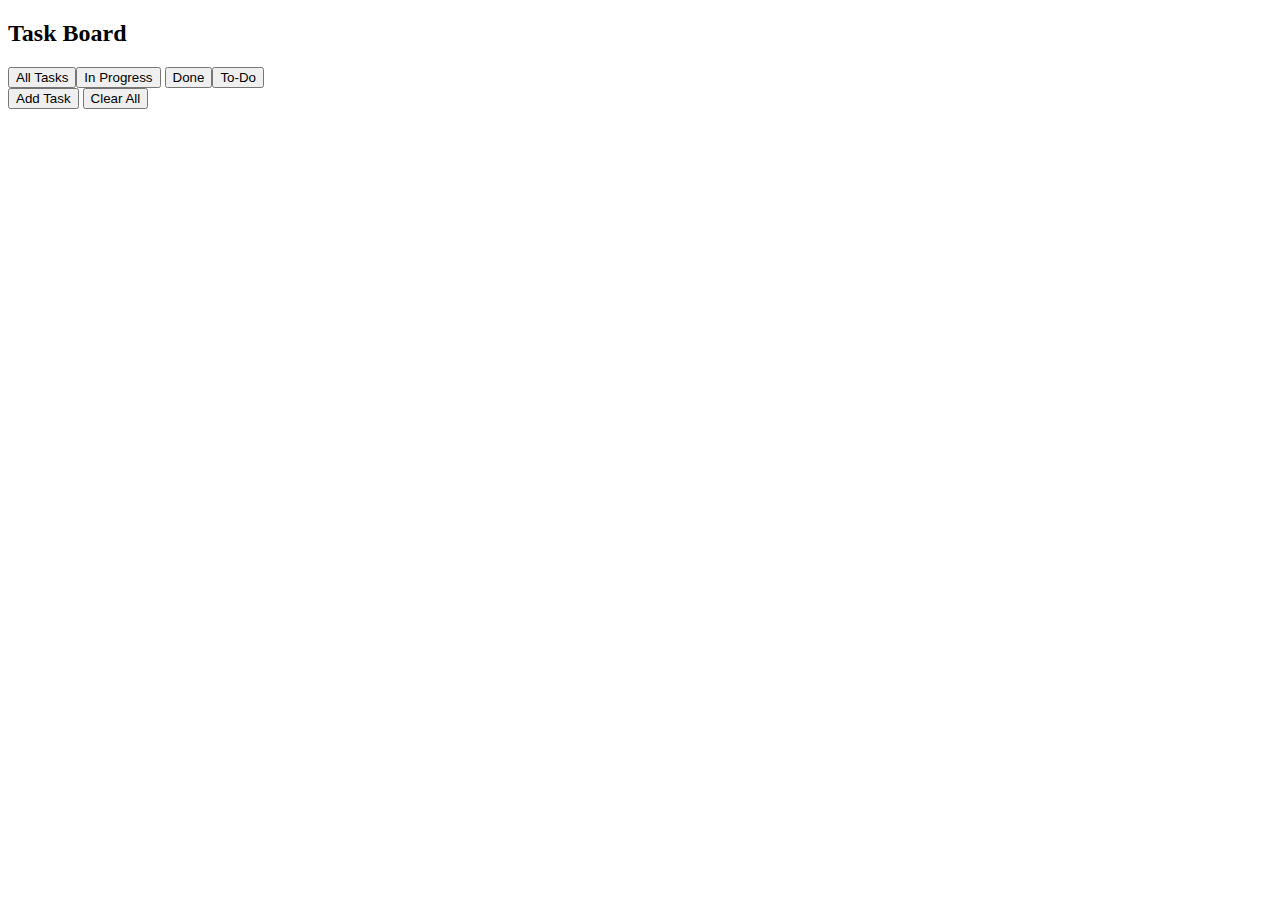
<file: Kanban/Final/index.html>
<!DOCTYPE html>
<html lang="en">
  <head>
    <meta charset="UTF-8" />
    <meta name="viewport" content="width=device-width, initial-scale=1.0" />
    <title>Document</title>
    <link rel="stylesheet" href="styles.css" />
  </head>
  <body>
    <div id="bgover">
      <nav>
        <div id="header">
          <h2>Task Board</h2>
        </div>
      </nav>
      <main>
        <div id="Task-Menu">
          <div id="filter">
            <button>All Tasks</button><button>In Progress</button>
            <button id="done">Done</button><button>To-Do</button>
          </div>
          <div id="functionality">
            <button id="adding">Add Task</button>
            <button>Clear All</button>
          </div>
        </div>
      </main>
      <div id="itemsdisplay"></div>
    </div>
    <div id="modal">
      <div id="card">
        <form action="">
          <div id="nameholder">
            <input id="name" type="text" placeholder="Enter Your Name" />
          </div>
          <input id="submit" type="submit" value="submit" />
        </form>
      </div>
    </div>
    <script src="script.js"></script>
  </body>
</html>
</file>
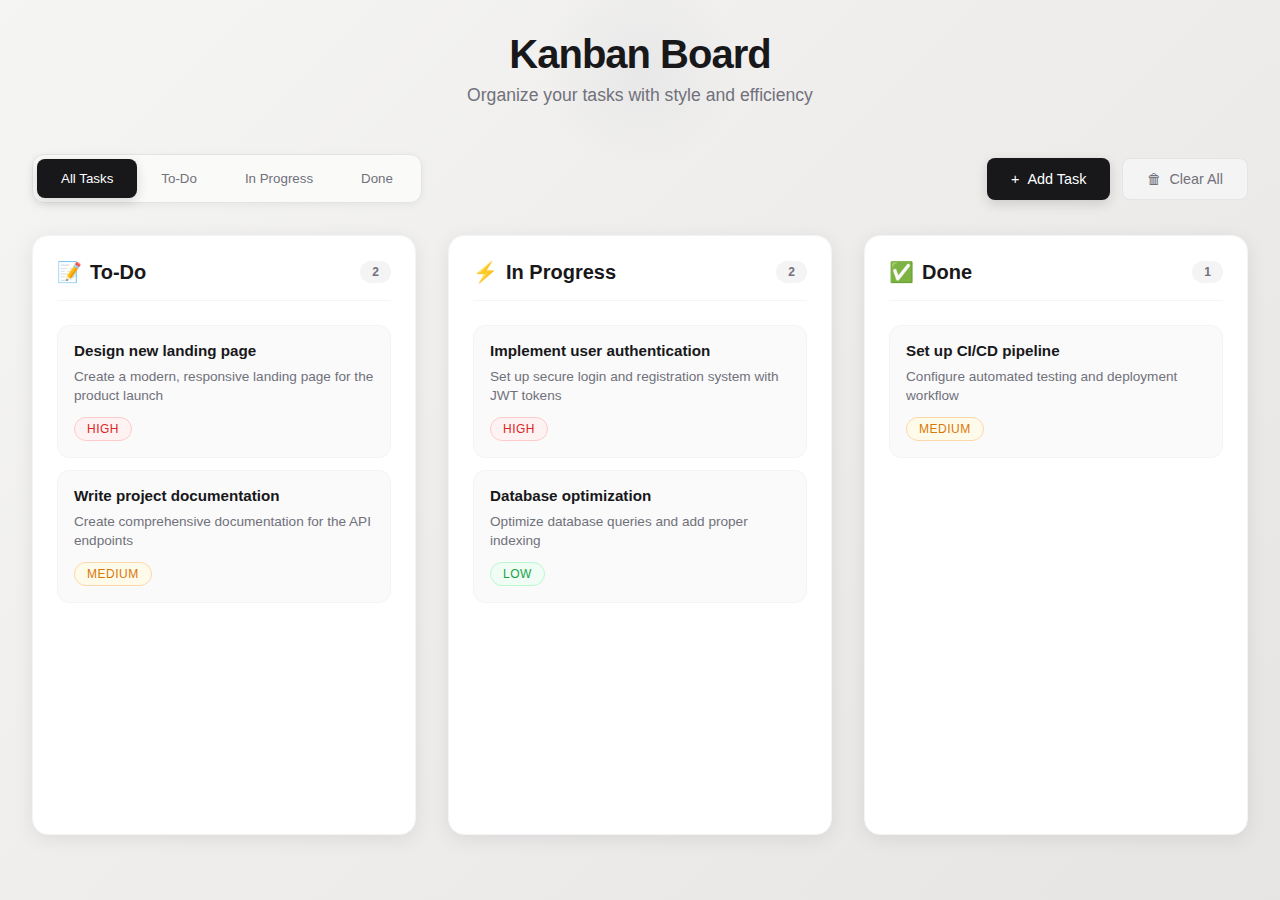
<file: Kanban/starter/index.html>
<!DOCTYPE html>
<html lang="en">
  <head>
    <meta charset="UTF-8" />
    <meta name="viewport" content="width=device-width, initial-scale=1.0" />
    <title>Kanban Task Board</title>
    <link rel="stylesheet" href="styles.css">
    
  </head>
  <body>
    <div class="container">
      <div class="header">
        <h1>Kanban Board</h1>
        <p class="subtitle">Organize your tasks with style and efficiency</p>
      </div>

      <div class="controls">
        <div class="tabs">
          <button class="tab active" data-filter="all">All Tasks</button>
          <button class="tab" data-filter="To-Do">To-Do</button>
          <button class="tab" data-filter="In Progress">In Progress</button>
          <button class="tab" data-filter="Done">Done</button>
        </div>
        <div class="action-buttons">
          <button class="btn add-btn" onclick="openModal()">
            <span>+</span> Add Task
          </button>
          <button class="btn clear-btn" onclick="clearAllTasks()">
            <span>🗑</span> Clear All
          </button>
        </div>
      </div>

      <div class="board">
        <div class="column" data-status="To-Do">
          <div class="column-header">
            <h2><span>📝</span> To-Do</h2>
            <span class="task-count" id="todo-count">0</span>
          </div>
          <div
            class="task-list"
            id="todo-list"
            ondragover="allowDrop(event)"
            ondrop="drop(event)"
          ></div>
        </div>

        <div class="column" data-status="In Progress">
          <div class="column-header">
            <h2><span>⚡</span> In Progress</h2>
            <span class="task-count" id="inprogress-count">0</span>
          </div>
          <div
            class="task-list"
            id="inprogress-list"
            ondragover="allowDrop(event)"
            ondrop="drop(event)"
          ></div>
        </div>

        <div class="column" data-status="Done">
          <div class="column-header">
            <h2><span>✅</span> Done</h2>
            <span class="task-count" id="done-count">0</span>
          </div>
          <div
            class="task-list"
            id="done-list"
            ondragover="allowDrop(event)"
            ondrop="drop(event)"
          ></div>
        </div>
      </div>
    </div>

    <div class="modal" id="task-modal">
      <div class="modal-content">
        <div class="modal-header">
          <h2 id="modal-title">Add New Task</h2>
          <button class="close" onclick="closeModal()">×</button>
        </div>

        <div class="form-group">
          <label for="task-title">Task Title*</label>
          <input
            type="text"
            id="task-title"
            placeholder="Enter a descriptive title for your task"
            required
          />
        </div>

        <div class="form-group">
          <label for="task-desc">Description</label>
          <textarea
            id="task-desc"
            placeholder="Optional detailed description of the task"
          ></textarea>
        </div>

        <div class="form-group">
          <label for="task-status">Status</label>
          <select id="task-status">
            <option value="To-Do">To-Do</option>
            <option value="In Progress">In Progress</option>
            <option value="Done">Done</option>
          </select>
        </div>

        <div class="form-group">
          <label for="task-priority">Priority</label>
          <select id="task-priority">
            <option value="Low">Low</option>
            <option value="Medium">Medium</option>
            <option value="High">High</option>
          </select>
        </div>

        <div class="modal-buttons">
          <button class="btn cancel-btn" onclick="closeModal()">Cancel</button>
          <button class="btn save-btn" onclick="saveTask()">Save Task</button>
        </div>
      </div>
    </div>
    <script src="script.js"></script>
  </body>
</html>
</file>
<file: Kanban/Final/styles.css>
#card {
  width: 50vw;
  height: 50vh;
  /* display: none; */
}
#modal {
  display: none;
  position: fixed;

  width: 100%;
  height: 100%;

  justify-content: center;
  align-items: center;
}
.blur {
  filter: blur(1.5px);
  pointer-events: none;
  transition: 1s;
}
</file>
<file: Kanban/starter/styles.css>
* {
        margin: 0;
        padding: 0;
        box-sizing: border-box;
      }

      body {
        font-family: -apple-system, BlinkMacSystemFont, "Segoe UI", Roboto,
          Oxygen, Ubuntu, Cantarell, sans-serif;
        background: linear-gradient(135deg, #f5f5f4 0%, #e7e5e4 100%);
        min-height: 100vh;
        padding: 2rem;
        color: #27272a;
        overflow-x: auto;
      }

      .container {
        max-width: 1400px;
        margin: 0 auto;
        animation: fadeInUp 0.8s ease-out;
      }

      @keyframes fadeInUp {
        from {
          opacity: 0;
          transform: translateY(30px);
        }
        to {
          opacity: 1;
          transform: translateY(0);
        }
      }

      .header {
        text-align: center;
        margin-bottom: 3rem;
        position: relative;
      }

      .header::before {
        content: "";
        position: absolute;
        top: 50%;
        left: 50%;
        transform: translate(-50%, -50%);
        width: 200px;
        height: 200px;
        background: radial-gradient(
          circle,
          rgba(161, 161, 170, 0.1) 0%,
          transparent 70%
        );
        border-radius: 50%;
        z-index: -1;
        animation: pulse 4s ease-in-out infinite;
      }

      @keyframes pulse {
        0%,
        100% {
          transform: translate(-50%, -50%) scale(1);
          opacity: 0.3;
        }
        50% {
          transform: translate(-50%, -50%) scale(1.1);
          opacity: 0.1;
        }
      }

      h1 {
        font-size: 2.5rem;
        font-weight: 700;
        color: #18181b;
        margin-bottom: 0.5rem;
        letter-spacing: -0.025em;
      }

      .subtitle {
        color: #71717a;
        font-size: 1.1rem;
        font-weight: 400;
      }

      .controls {
        display: flex;
        justify-content: space-between;
        align-items: center;
        margin-bottom: 2rem;
        flex-wrap: wrap;
        gap: 1rem;
      }

      .tabs {
        display: flex;
        background: #fafaf9;
        border-radius: 12px;
        padding: 4px;
        box-shadow: 0 2px 8px rgba(0, 0, 0, 0.05);
        border: 1px solid #e4e4e7;
      }

      .tab {
        padding: 0.75rem 1.5rem;
        border: none;
        background: transparent;
        border-radius: 8px;
        cursor: pointer;
        font-weight: 500;
        color: #71717a;
        transition: all 0.3s cubic-bezier(0.4, 0, 0.2, 1);
        position: relative;
        overflow: hidden;
      }

      .tab::before {
        content: "";
        position: absolute;
        top: 0;
        left: -100%;
        width: 100%;
        height: 100%;
        background: linear-gradient(
          90deg,
          transparent,
          rgba(255, 255, 255, 0.8),
          transparent
        );
        transition: left 0.5s;
      }

      .tab:hover::before {
        left: 100%;
      }

      .tab.active {
        background: #18181b;
        color: white;
        box-shadow: 0 4px 12px rgba(24, 24, 27, 0.15);
      }

      .tab:hover:not(.active) {
        background: #f4f4f5;
        color: #18181b;
      }

      .action-buttons {
        display: flex;
        gap: 0.75rem;
      }

      .btn {
        padding: 0.75rem 1.5rem;
        border: none;
        border-radius: 8px;
        cursor: pointer;
        font-weight: 500;
        font-size: 0.9rem;
        transition: all 0.3s cubic-bezier(0.4, 0, 0.2, 1);
        display: flex;
        align-items: center;
        gap: 0.5rem;
        position: relative;
        overflow: hidden;
      }

      .btn::before {
        content: "";
        position: absolute;
        top: 50%;
        left: 50%;
        width: 0;
        height: 0;
        background: rgba(255, 255, 255, 0.2);
        border-radius: 50%;
        transform: translate(-50%, -50%);
        transition: width 0.3s, height 0.3s;
      }

      .btn:active::before {
        width: 300px;
        height: 300px;
      }

      .add-btn {
        background: #18181b;
        color: white;
        box-shadow: 0 4px 12px rgba(24, 24, 27, 0.15);
      }

      .add-btn:hover {
        background: #09090b;
        transform: translateY(-2px);
        box-shadow: 0 8px 20px rgba(24, 24, 27, 0.2);
      }

      .clear-btn {
        background: #f4f4f5;
        color: #71717a;
        border: 1px solid #e4e4e7;
      }

      .clear-btn:hover {
        background: #ef4444;
        color: white;
        transform: translateY(-2px);
        box-shadow: 0 8px 20px rgba(239, 68, 68, 0.2);
      }

      .board {
        display: grid;
        grid-template-columns: repeat(auto-fit, minmax(350px, 1fr));
        gap: 2rem;
        min-height: 600px;
      }

      .column {
        background: white;
        border-radius: 16px;
        padding: 1.5rem;
        box-shadow: 0 4px 20px rgba(0, 0, 0, 0.08);
        border: 1px solid #f4f4f5;
        transition: all 0.3s cubic-bezier(0.4, 0, 0.2, 1);
        position: relative;
        overflow: hidden;
      }

      .column::before {
        content: "";
        position: absolute;
        top: 0;
        left: 0;
        right: 0;
        height: 4px;
        background: linear-gradient(90deg, #a1a1aa, #71717a);
        opacity: 0;
        transition: opacity 0.3s;
      }

      .column:hover {
        transform: translateY(-4px);
        box-shadow: 0 12px 40px rgba(0, 0, 0, 0.12);
      }

      .column:hover::before {
        opacity: 1;
      }

      .column[data-status="To-Do"]::before {
        background: linear-gradient(90deg, #f59e0b, #d97706);
      }

      .column[data-status="In Progress"]::before {
        background: linear-gradient(90deg, #3b82f6, #1d4ed8);
      }

      .column[data-status="Done"]::before {
        background: linear-gradient(90deg, #10b981, #059669);
      }

      .column-header {
        display: flex;
        justify-content: space-between;
        align-items: center;
        margin-bottom: 1.5rem;
        padding-bottom: 1rem;
        border-bottom: 1px solid #f4f4f5;
      }

      .column-header h2 {
        font-size: 1.25rem;
        font-weight: 600;
        color: #18181b;
        display: flex;
        align-items: center;
        gap: 0.5rem;
      }

      .task-count {
        background: #f4f4f5;
        color: #71717a;
        border-radius: 20px;
        padding: 0.25rem 0.75rem;
        font-size: 0.75rem;
        font-weight: 600;
        min-width: 24px;
        text-align: center;
        transition: all 0.3s;
      }

      .task-list {
        min-height: 200px;
        transition: all 0.3s;
      }

      .task-list.drag-over {
        background: rgba(161, 161, 170, 0.05);
        border-radius: 12px;
        outline: 2px dashed #a1a1aa;
      }

      .task {
        background: #fafafa;
        border: 1px solid #f4f4f5;
        border-radius: 12px;
        padding: 1rem;
        margin-bottom: 0.75rem;
        cursor: grab;
        transition: all 0.3s cubic-bezier(0.4, 0, 0.2, 1);
        position: relative;
        overflow: hidden;
        animation: slideIn 0.5s ease-out;
      }

      @keyframes slideIn {
        from {
          opacity: 0;
          transform: translateX(-20px);
        }
        to {
          opacity: 1;
          transform: translateX(0);
        }
      }

      .task:hover {
        transform: translateY(-3px);
        box-shadow: 0 8px 25px rgba(0, 0, 0, 0.1);
        border-color: #e4e4e7;
      }

      .task:active {
        cursor: grabbing;
        transform: rotate(5deg) scale(1.02);
      }

      .task.dragging {
        opacity: 0.5;
        transform: rotate(10deg) scale(1.05);
        box-shadow: 0 15px 35px rgba(0, 0, 0, 0.2);
        z-index: 1000;
      }

      .task-title {
        font-weight: 600;
        color: #18181b;
        margin-bottom: 0.5rem;
        font-size: 0.95rem;
      }

      .task-desc {
        color: #71717a;
        font-size: 0.85rem;
        line-height: 1.4;
        margin-bottom: 0.75rem;
      }

      .task-meta {
        display: flex;
        justify-content: space-between;
        align-items: center;
        font-size: 0.75rem;
      }

      .priority {
        padding: 0.25rem 0.75rem;
        border-radius: 20px;
        font-weight: 500;
        text-transform: uppercase;
        letter-spacing: 0.5px;
      }

      .priority.high {
        background: #fef2f2;
        color: #dc2626;
        border: 1px solid #fecaca;
      }

      .priority.medium {
        background: #fffbeb;
        color: #d97706;
        border: 1px solid #fed7aa;
      }

      .priority.low {
        background: #f0fdf4;
        color: #16a34a;
        border: 1px solid #bbf7d0;
      }

      .task-actions {
        display: flex;
        gap: 0.5rem;
        opacity: 0;
        transition: opacity 0.3s;
      }

      .task:hover .task-actions {
        opacity: 1;
      }

      .task-action {
        width: 24px;
        height: 24px;
        border: none;
        border-radius: 6px;
        cursor: pointer;
        display: flex;
        align-items: center;
        justify-content: center;
        font-size: 0.75rem;
        transition: all 0.2s;
      }

      .edit-task {
        background: #f0f9ff;
        color: #0369a1;
      }

      .delete-task {
        background: #fef2f2;
        color: #dc2626;
      }

      .task-action:hover {
        transform: scale(1.1);
      }

      .modal {
        display: none;
        position: fixed;
        top: 0;
        left: 0;
        width: 100%;
        height: 100%;
        background: rgba(0, 0, 0, 0.5);
        backdrop-filter: blur(8px);
        z-index: 10000;
        opacity: 0;
        transition: opacity 0.3s ease;
      }

      .modal.show {
        opacity: 1;
      }

      .modal-content {
        position: absolute;
        top: 50%;
        left: 50%;
        transform: translate(-50%, -50%) scale(0.8);
        background: white;
        padding: 2rem;
        border-radius: 20px;
        width: 90%;
        max-width: 500px;
        box-shadow: 0 25px 50px rgba(0, 0, 0, 0.2);
        transition: transform 0.3s cubic-bezier(0.4, 0, 0.2, 1);
      }

      .modal.show .modal-content {
        transform: translate(-50%, -50%) scale(1);
      }

      .modal-header {
        display: flex;
        justify-content: space-between;
        align-items: center;
        margin-bottom: 2rem;
        padding-bottom: 1rem;
        border-bottom: 1px solid #f4f4f5;
      }

      .modal-header h2 {
        font-size: 1.5rem;
        font-weight: 600;
        color: #18181b;
      }

      .close {
        width: 32px;
        height: 32px;
        border: none;
        background: #f4f4f5;
        border-radius: 8px;
        cursor: pointer;
        display: flex;
        align-items: center;
        justify-content: center;
        color: #71717a;
        font-size: 1.2rem;
        transition: all 0.2s;
      }

      .close:hover {
        background: #ef4444;
        color: white;
        transform: scale(1.1);
      }

      .form-group {
        margin-bottom: 1.5rem;
      }

      .form-group label {
        display: block;
        margin-bottom: 0.5rem;
        font-weight: 500;
        color: #374151;
      }

      .form-group input,
      .form-group select,
      .form-group textarea {
        width: 100%;
        padding: 0.75rem 1rem;
        border: 2px solid #f4f4f5;
        border-radius: 8px;
        font-size: 0.9rem;
        transition: all 0.3s;
        background: #fafafa;
      }

      .form-group input:focus,
      .form-group select:focus,
      .form-group textarea:focus {
        outline: none;
        border-color: #18181b;
        background: white;
        box-shadow: 0 0 0 3px rgba(24, 24, 27, 0.1);
      }

      .form-group textarea {
        resize: vertical;
        min-height: 80px;
      }

      .modal-buttons {
        display: flex;
        justify-content: flex-end;
        gap: 1rem;
        margin-top: 2rem;
      }

      .cancel-btn {
        background: #f4f4f5;
        color: #71717a;
      }

      .save-btn {
        background: #18181b;
        color: white;
      }

      .loading {
        pointer-events: none;
        opacity: 0.7;
      }

      .loading::after {
        content: "";
        position: absolute;
        top: 50%;
        left: 50%;
        width: 20px;
        height: 20px;
        margin: -10px 0 0 -10px;
        border: 2px solid #f3f3f3;
        border-top: 2px solid #18181b;
        border-radius: 50%;
        animation: spin 1s linear infinite;
      }

      @keyframes spin {
        0% {
          transform: rotate(0deg);
        }
        100% {
          transform: rotate(360deg);
        }
      }

      @media (max-width: 768px) {
        body {
          padding: 1rem;
        }

        .controls {
          flex-direction: column;
          align-items: stretch;
        }

        .tabs {
          order: 2;
        }

        .action-buttons {
          order: 1;
          justify-content: center;
        }

        .board {
          grid-template-columns: 1fr;
          gap: 1rem;
        }

        h1 {
          font-size: 2rem;
        }
      }
</file>
